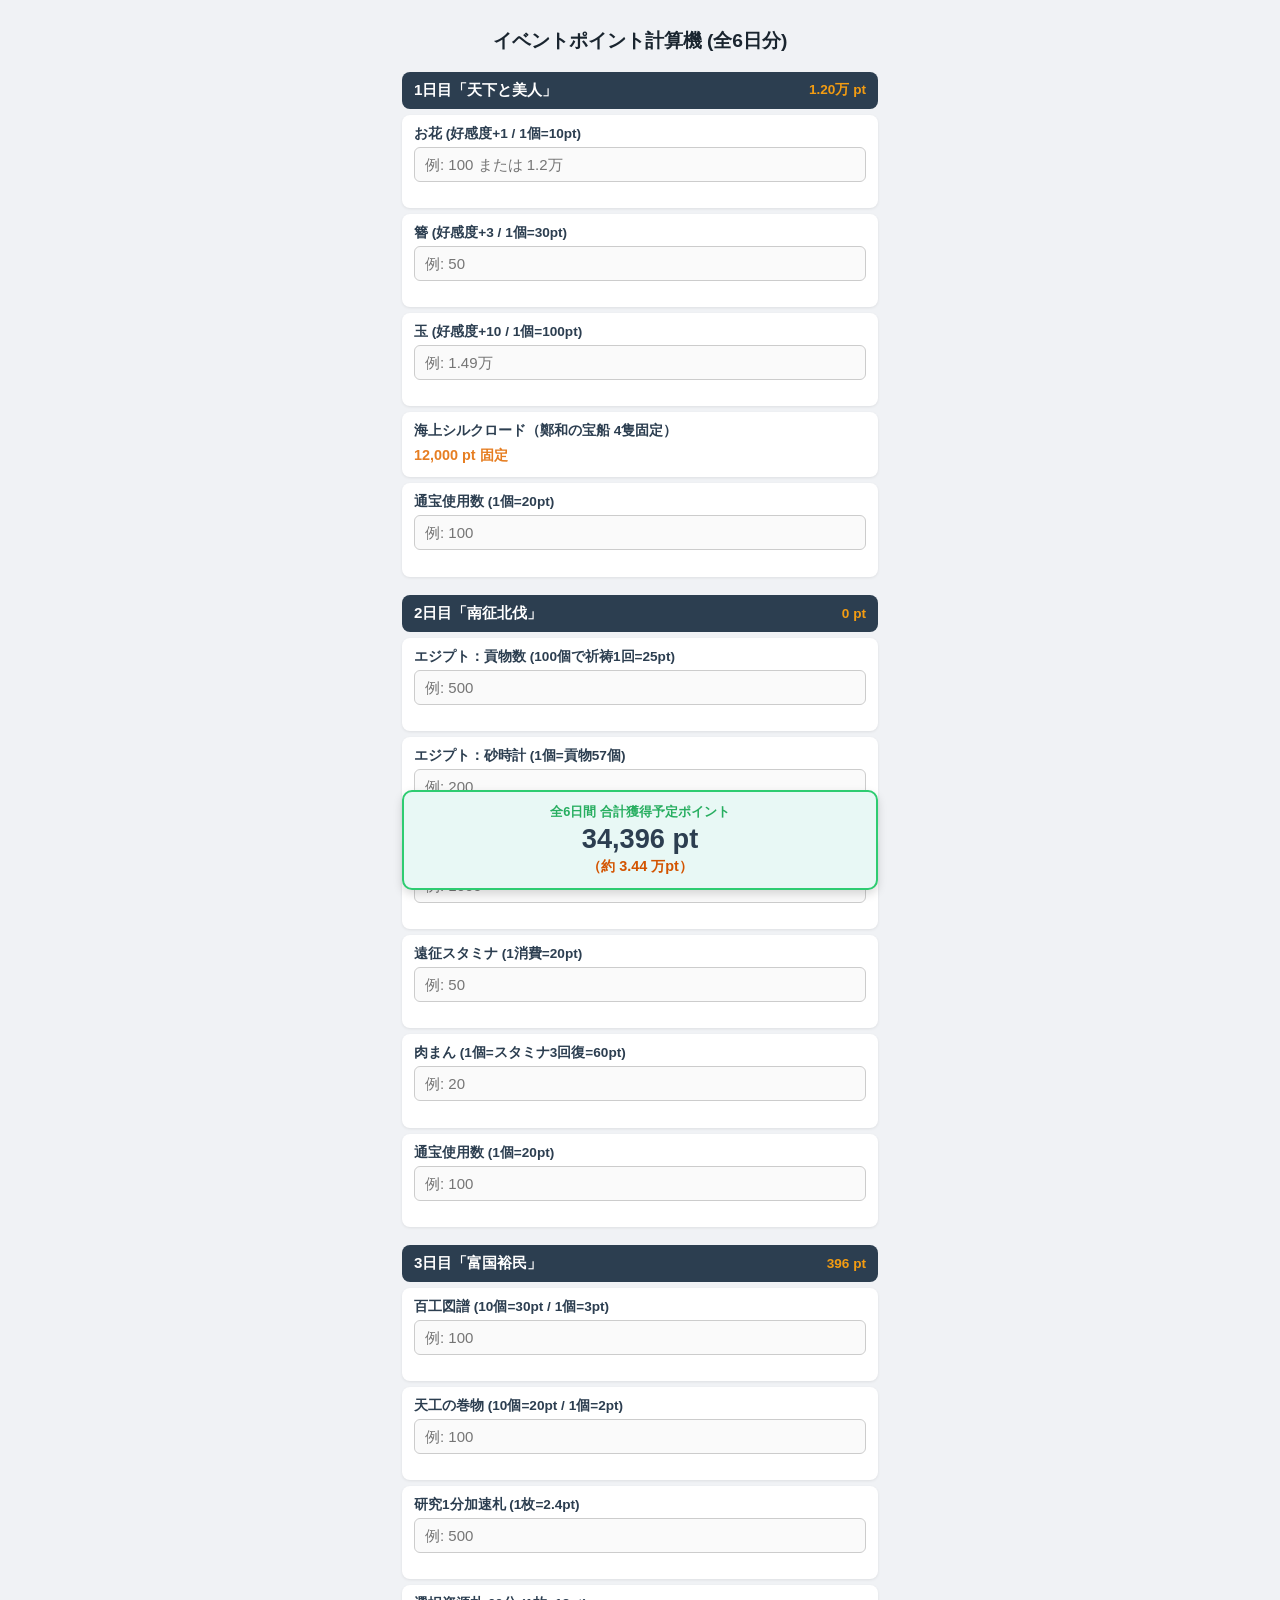
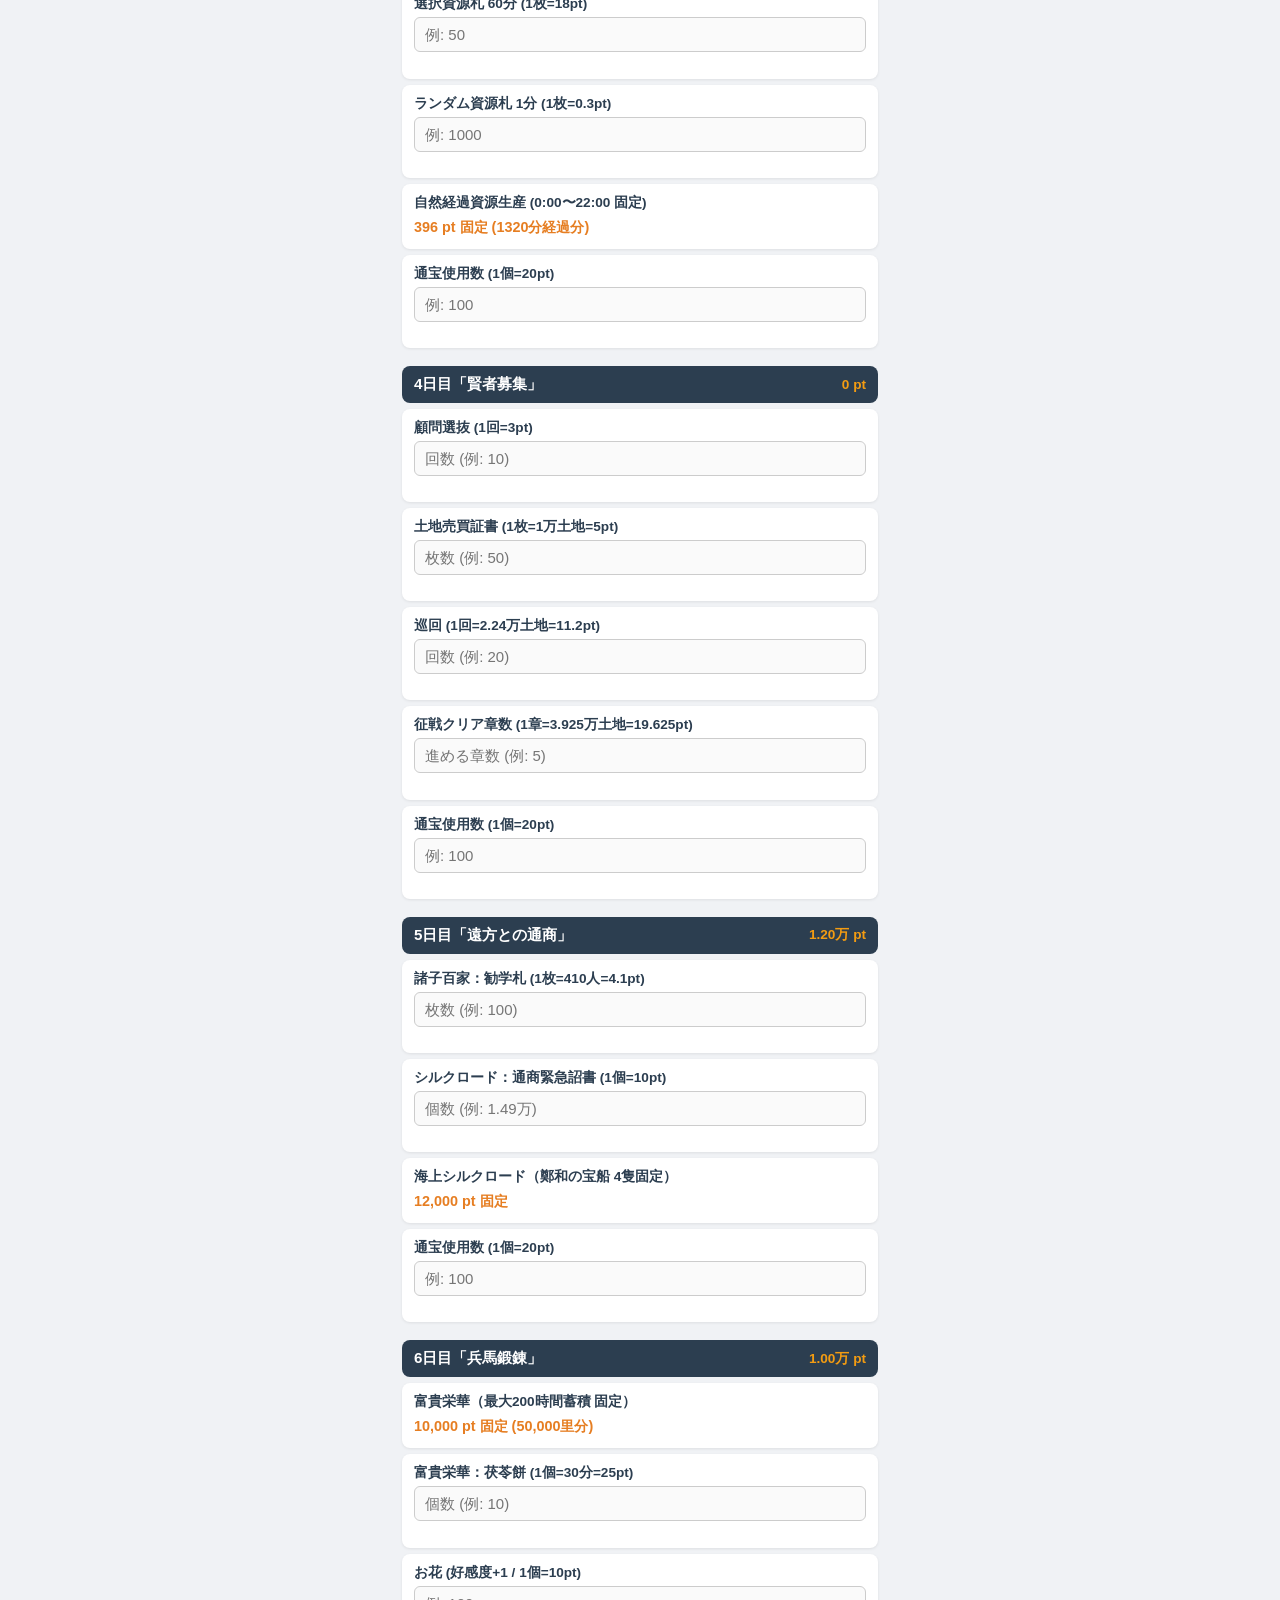
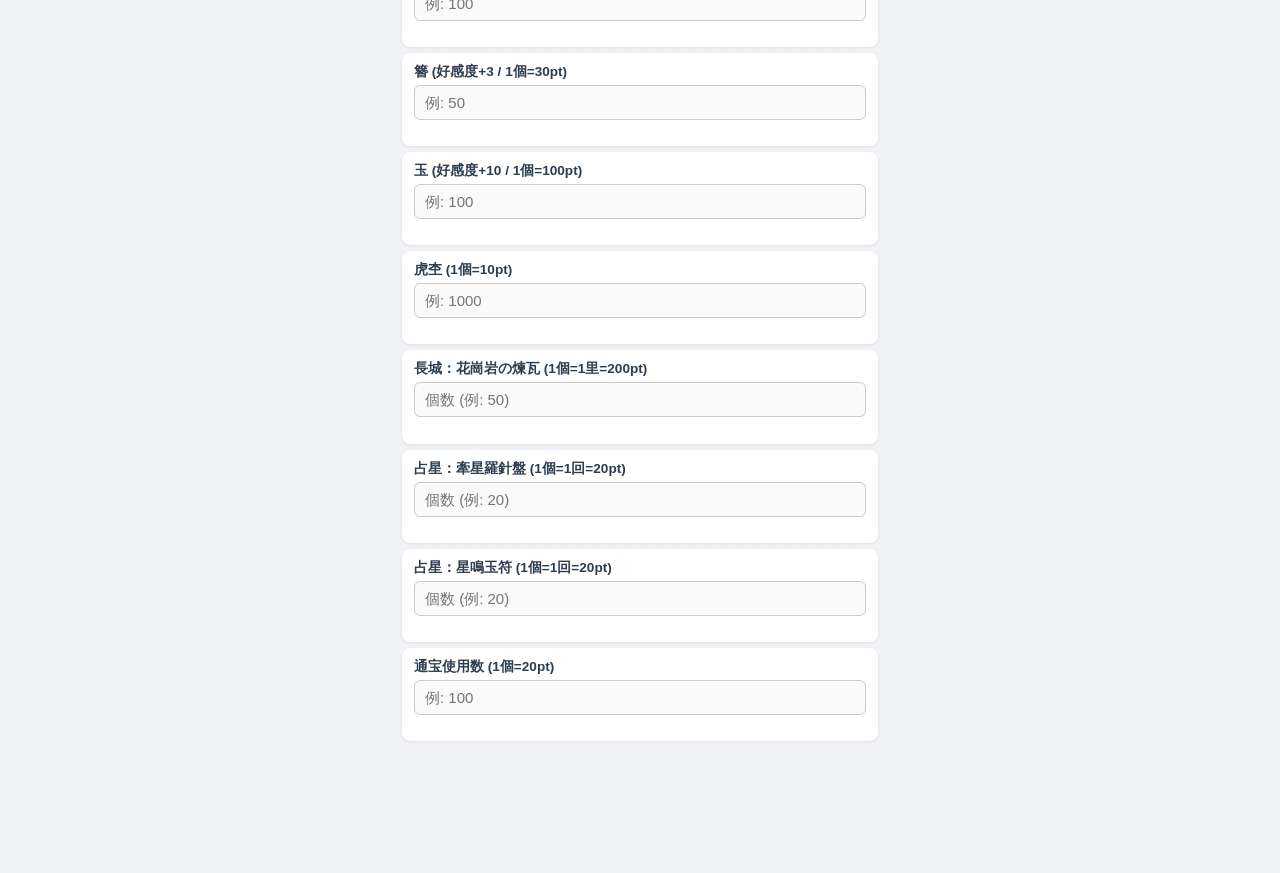
<file: 同盟対決ポイント計算.html>
<!DOCTYPE html>
<html lang="ja">
<head>
<meta charset="UTF-8">
<meta name="viewport" content="width=device-width, initial-scale=1.0">
<title>イベントポイント計算機 (全6日分)</title>
<style>
  body {
    font-family: -apple-system, BlinkMacSystemFont, "Segoe UI", Roboto, "Helvetica Neue", Arial, sans-serif;
    padding: 12px;
    background: #f0f2f5;
    color: #333;
    max-width: 500px;
    margin: 0 auto;
    box-sizing: border-box;
  }
  h2 {
    text-align: center;
    color: #1a252f;
    font-size: 1.2rem;
    margin-bottom: 12px;
  }
  .day-title {
    background: #2c3e50;
    color: #fff;
    padding: 8px 12px;
    border-radius: 8px;
    font-size: 0.95rem;
    font-weight: bold;
    margin-top: 18px;
    display: flex;
    justify-content: space-between;
    align-items: center;
  }
  .day-subtotal {
    font-size: 0.85rem;
    color: #f39c12;
    font-weight: bold;
  }
  .card {
    background: #fff;
    padding: 10px 12px;
    border-radius: 8px;
    margin-top: 6px;
    box-shadow: 0 1px 3px rgba(0,0,0,0.08);
  }
  label {
    font-weight: bold;
    display: block;
    margin-bottom: 4px;
    font-size: 0.85rem;
    color: #2c3e50;
  }
  input {
    width: 100%;
    padding: 8px 10px;
    font-size: 15px;
    border: 1px solid #ccc;
    border-radius: 6px;
    box-sizing: border-box;
    background: #fafafa;
  }
  input:focus {
    border-color: #3498db;
    outline: none;
    background: #fff;
  }
  .fixed-val {
    font-size: 0.9rem;
    color: #e67e22;
    font-weight: bold;
    padding: 2px 0;
  }
  .sub-preview {
    font-size: 0.75rem;
    color: #7f8c8d;
    margin-top: 3px;
    min-height: 1.1em;
  }
  .result-box {
    background: #e8f8f5;
    border: 2px solid #2ecc71;
    padding: 12px;
    border-radius: 10px;
    text-align: center;
    margin-top: 20px;
    position: sticky;
    bottom: 10px;
    box-shadow: 0 4px 10px rgba(0,0,0,0.15);
  }
  .result-title {
    font-size: 0.8rem;
    color: #27ae60;
    font-weight: bold;
  }
  .result-val {
    font-size: 1.7rem;
    font-weight: bold;
    color: #2c3e50;
    margin: 2px 0;
  }
  .result-man {
    font-size: 0.9rem;
    color: #d35400;
    font-weight: bold;
  }
</style>
</head>
<body>

<h2>イベントポイント計算機 (全6日分)</h2>

<!-- 1日目 -->
<div class="day-title">
  <span>1日目「天下と美人」</span>
  <span class="day-subtotal" id="d1_total_disp">1.2万 pt</span>
</div>

<div class="card">
  <label>お花 (好感度+1 / 1個=10pt)</label>
  <input type="text" id="d1_flower" placeholder="例: 100 または 1.2万" oninput="calc()">
  <div class="sub-preview" id="d1_flower-p"></div>
</div>

<div class="card">
  <label>簪 (好感度+3 / 1個=30pt)</label>
  <input type="text" id="d1_kanzashi" placeholder="例: 50" oninput="calc()">
  <div class="sub-preview" id="d1_kanzashi-p"></div>
</div>

<div class="card">
  <label>玉 (好感度+10 / 1個=100pt)</label>
  <input type="text" id="d1_gyoku" placeholder="例: 1.49万" oninput="calc()">
  <div class="sub-preview" id="d1_gyoku-p"></div>
</div>

<div class="card">
  <label>海上シルクロード（鄭和の宝船 4隻固定）</label>
  <div class="fixed-val">12,000 pt 固定</div>
</div>

<div class="card">
  <label>通宝使用数 (1個=20pt)</label>
  <input type="text" id="d1_tsubo" placeholder="例: 100" oninput="calc()">
  <div class="sub-preview" id="d1_tsubo-p"></div>
</div>

<!-- 2日目 -->
<div class="day-title">
  <span>2日目「南征北伐」</span>
  <span class="day-subtotal" id="d2_total_disp">0 pt</span>
</div>

<div class="card">
  <label>エジプト：貢物数 (100個で祈祷1回=25pt)</label>
  <input type="text" id="d2_trib" placeholder="例: 500" oninput="calc()">
  <div class="sub-preview" id="d2_trib-p"></div>
</div>

<div class="card">
  <label>エジプト：砂時計 (1個=貢物57個)</label>
  <input type="text" id="d2_sand" placeholder="例: 200" oninput="calc()">
  <div class="sub-preview" id="d2_sand-p"></div>
</div>

<div class="card">
  <label>虎杢 (1個=10pt)</label>
  <input type="text" id="d2_toramoku" placeholder="例: 1000" oninput="calc()">
  <div class="sub-preview" id="d2_toramoku-p"></div>
</div>

<div class="card">
  <label>遠征スタミナ (1消費=20pt)</label>
  <input type="text" id="d2_stamina" placeholder="例: 50" oninput="calc()">
  <div class="sub-preview" id="d2_stamina-p"></div>
</div>

<div class="card">
  <label>肉まん (1個=スタミナ3回復=60pt)</label>
  <input type="text" id="d2_nikuman" placeholder="例: 20" oninput="calc()">
  <div class="sub-preview" id="d2_nikuman-p"></div>
</div>

<div class="card">
  <label>通宝使用数 (1個=20pt)</label>
  <input type="text" id="d2_tsubo" placeholder="例: 100" oninput="calc()">
  <div class="sub-preview" id="d2_tsubo-p"></div>
</div>

<!-- 3日目 -->
<div class="day-title">
  <span>3日目「富国裕民」</span>
  <span class="day-subtotal" id="d3_total_disp">396 pt</span>
</div>

<div class="card">
  <label>百工図譜 (10個=30pt / 1個=3pt)</label>
  <input type="text" id="d3_hyakko" placeholder="例: 100" oninput="calc()">
  <div class="sub-preview" id="d3_hyakko-p"></div>
</div>

<div class="card">
  <label>天工の巻物 (10個=20pt / 1個=2pt)</label>
  <input type="text" id="d3_tenko" placeholder="例: 100" oninput="calc()">
  <div class="sub-preview" id="d3_tenko-p"></div>
</div>

<div class="card">
  <label>研究1分加速札 (1枚=2.4pt)</label>
  <input type="text" id="d3_res_acc" placeholder="例: 500" oninput="calc()">
  <div class="sub-preview" id="d3_res_acc-p"></div>
</div>

<div class="card">
  <label>選択資源札 60分 (1枚=18pt)</label>
  <input type="text" id="d3_res_card_60" placeholder="例: 50" oninput="calc()">
  <div class="sub-preview" id="d3_res_card_60-p"></div>
</div>

<div class="card">
  <label>ランダム資源札 1分 (1枚=0.3pt)</label>
  <input type="text" id="d3_res_card_1" placeholder="例: 1000" oninput="calc()">
  <div class="sub-preview" id="d3_res_card_1-p"></div>
</div>

<div class="card">
  <label>自然経過資源生産 (0:00〜22:00 固定)</label>
  <div class="fixed-val">396 pt 固定 (1320分経過分)</div>
</div>

<div class="card">
  <label>通宝使用数 (1個=20pt)</label>
  <input type="text" id="d3_tsubo" placeholder="例: 100" oninput="calc()">
  <div class="sub-preview" id="d3_tsubo-p"></div>
</div>

<!-- 4日目 -->
<div class="day-title">
  <span>4日目「賢者募集」</span>
  <span class="day-subtotal" id="d4_total_disp">0 pt</span>
</div>

<div class="card">
  <label>顧問選抜 (1回=3pt)</label>
  <input type="text" id="d4_advisor" placeholder="回数 (例: 10)" oninput="calc()">
  <div class="sub-preview" id="d4_advisor-p"></div>
</div>

<div class="card">
  <label>土地売買証書 (1枚=1万土地=5pt)</label>
  <input type="text" id="d4_land_cert" placeholder="枚数 (例: 50)" oninput="calc()">
  <div class="sub-preview" id="d4_land_cert-p"></div>
</div>

<div class="card">
  <label>巡回 (1回=2.24万土地=11.2pt)</label>
  <input type="text" id="d4_patrol" placeholder="回数 (例: 20)" oninput="calc()">
  <div class="sub-preview" id="d4_patrol-p"></div>
</div>

<div class="card">
  <label>征戦クリア章数 (1章=3.925万土地=19.625pt)</label>
  <input type="text" id="d4_conquest" placeholder="進める章数 (例: 5)" oninput="calc()">
  <div class="sub-preview" id="d4_conquest-p"></div>
</div>

<div class="card">
  <label>通宝使用数 (1個=20pt)</label>
  <input type="text" id="d4_tsubo" placeholder="例: 100" oninput="calc()">
  <div class="sub-preview" id="d4_tsubo-p"></div>
</div>

<!-- 5日目 -->
<div class="day-title">
  <span>5日目「遠方との通商」</span>
  <span class="day-subtotal" id="d5_total_disp">1.2万 pt</span>
</div>

<div class="card">
  <label>諸子百家：勧学札 (1枚=410人=4.1pt)</label>
  <input type="text" id="d5_kangaku" placeholder="枚数 (例: 100)" oninput="calc()">
  <div class="sub-preview" id="d5_kangaku-p"></div>
</div>

<div class="card">
  <label>シルクロード：通商緊急詔書 (1個=10pt)</label>
  <input type="text" id="d5_詔書" placeholder="個数 (例: 1.49万)" oninput="calc()">
  <div class="sub-preview" id="d5_詔書-p"></div>
</div>

<div class="card">
  <label>海上シルクロード（鄭和の宝船 4隻固定）</label>
  <div class="fixed-val">12,000 pt 固定</div>
</div>

<div class="card">
  <label>通宝使用数 (1個=20pt)</label>
  <input type="text" id="d5_tsubo" placeholder="例: 100" oninput="calc()">
  <div class="sub-preview" id="d5_tsubo-p"></div>
</div>

<!-- 6日目 -->
<div class="day-title">
  <span>6日目「兵馬鍛錬」</span>
  <span class="day-subtotal" id="d6_total_disp">1万 pt</span>
</div>

<div class="card">
  <label>富貴栄華（最大200時間蓄積 固定）</label>
  <div class="fixed-val">10,000 pt 固定 (50,000里分)</div>
</div>

<div class="card">
  <label>富貴栄華：茯苓餅 (1個=30分=25pt)</label>
  <input type="text" id="d6_fukuryo" placeholder="個数 (例: 10)" oninput="calc()">
  <div class="sub-preview" id="d6_fukuryo-p"></div>
</div>

<div class="card">
  <label>お花 (好感度+1 / 1個=10pt)</label>
  <input type="text" id="d6_flower" placeholder="例: 100" oninput="calc()">
  <div class="sub-preview" id="d6_flower-p"></div>
</div>

<div class="card">
  <label>簪 (好感度+3 / 1個=30pt)</label>
  <input type="text" id="d6_kanzashi" placeholder="例: 50" oninput="calc()">
  <div class="sub-preview" id="d6_kanzashi-p"></div>
</div>

<div class="card">
  <label>玉 (好感度+10 / 1個=100pt)</label>
  <input type="text" id="d6_gyoku" placeholder="例: 100" oninput="calc()">
  <div class="sub-preview" id="d6_gyoku-p"></div>
</div>

<div class="card">
  <label>虎杢 (1個=10pt)</label>
  <input type="text" id="d6_toramoku" placeholder="例: 1000" oninput="calc()">
  <div class="sub-preview" id="d6_toramoku-p"></div>
</div>

<div class="card">
  <label>長城：花崗岩の煉瓦 (1個=1里=200pt)</label>
  <input type="text" id="d6_brick" placeholder="個数 (例: 50)" oninput="calc()">
  <div class="sub-preview" id="d6_brick-p"></div>
</div>

<div class="card">
  <label>占星：牽星羅針盤 (1個=1回=20pt)</label>
  <input type="text" id="d6_compass" placeholder="個数 (例: 20)" oninput="calc()">
  <div class="sub-preview" id="d6_compass-p"></div>
</div>

<div class="card">
  <label>占星：星鳴玉符 (1個=1回=20pt)</label>
  <input type="text" id="d6_talisman" placeholder="個数 (例: 20)" oninput="calc()">
  <div class="sub-preview" id="d6_talisman-p"></div>
</div>

<div class="card">
  <label>通宝使用数 (1個=20pt)</label>
  <input type="text" id="d6_tsubo" placeholder="例: 100" oninput="calc()">
  <div class="sub-preview" id="d6_tsubo-p"></div>
</div>

<!-- 合計固定フッター -->
<div class="result-box">
  <div class="result-title">全6日間 合計獲得予定ポイント</div>
  <div class="result-val"><span id="total-pt">0</span> pt</div>
  <div class="result-man" id="total-man">（約 0 万pt）</div>
</div>

<script>
function parseNum(val) {
  if (!val) return 0;
  val = val.trim().replace(/,/g, '');
  if (val.endsWith('万')) {
    const num = parseFloat(val.replace('万', ''));
    return isNaN(num) ? 0 : Math.round(num * 10000);
  }
  const num = parseFloat(val);
  return isNaN(num) ? 0 : num;
}

function fmtDayPt(pt) {
  const floorPt = Math.floor(pt);
  if (floorPt >= 10000) {
    return `${(floorPt / 10000).toFixed(2)}万 pt`;
  }
  return `${floorPt.toLocaleString()} pt`;
}

function calc() {
  // --- 1日目 ---
  const d1_flowerN = parseNum(document.getElementById('d1_flower').value);
  const d1_flowerPt = d1_flowerN * 10;
  const d1_kanzashiN = parseNum(document.getElementById('d1_kanzashi').value);
  const d1_kanzashiPt = d1_kanzashiN * 30;
  const d1_gyokuN = parseNum(document.getElementById('d1_gyoku').value);
  const d1_gyokuPt = d1_gyokuN * 100;
  const d1_shipPt = 12000;
  const d1_tsuboN = parseNum(document.getElementById('d1_tsubo').value);
  const d1_tsuboPt = d1_tsuboN * 20;
  const d1_total = d1_flowerPt + d1_kanzashiPt + d1_gyokuPt + d1_shipPt + d1_tsuboPt;

  // --- 2日目 ---
  const d2_tribN = parseNum(document.getElementById('d2_trib').value);
  const d2_tribCount = Math.floor(d2_tribN / 100);
  const d2_tribPt = d2_tribCount * 25;
  const d2_sandN = parseNum(document.getElementById('d2_sand').value);
  const d2_sandTribTotal = d2_sandN * 57;
  const d2_sandCount = Math.floor(d2_sandTribTotal / 100);
  const d2_sandPt = d2_sandCount * 25;
  const d2_toramokuN = parseNum(document.getElementById('d2_toramoku').value);
  const d2_toramokuPt = d2_toramokuN * 10;
  const d2_staminaN = parseNum(document.getElementById('d2_stamina').value);
  const d2_staminaPt = d2_staminaN * 20;
  const d2_nikumanN = parseNum(document.getElementById('d2_nikuman').value);
  const d2_nikumanPt = d2_nikumanN * 3 * 20;
  const d2_tsuboN = parseNum(document.getElementById('d2_tsubo').value);
  const d2_tsuboPt = d2_tsuboN * 20;
  const d2_total = d2_tribPt + d2_sandPt + d2_toramokuPt + d2_staminaPt + d2_nikumanPt + d2_tsuboPt;

  // --- 3日目 ---
  const d3_hyakkoN = parseNum(document.getElementById('d3_hyakko').value);
  const d3_hyakkoPt = d3_hyakkoN * 3;
  const d3_tenkoN = parseNum(document.getElementById('d3_tenko').value);
  const d3_tenkoPt = d3_tenkoN * 2;
  const d3_resAccN = parseNum(document.getElementById('d3_res_acc').value);
  const d3_resAccPt = d3_resAccN * 2.4;
  const d3_res60N = parseNum(document.getElementById('d3_res_card_60').value);
  const d3_res60Pt = d3_res60N * 18;
  const d3_res1N = parseNum(document.getElementById('d3_res_card_1').value);
  const d3_res1Pt = d3_res1N * 0.3;
  const d3_fixedPt = 396;
  const d3_tsuboN = parseNum(document.getElementById('d3_tsubo').value);
  const d3_tsuboPt = d3_tsuboN * 20;
  const d3_total = d3_hyakkoPt + d3_tenkoPt + d3_resAccPt + d3_res60Pt + d3_res1Pt + d3_fixedPt + d3_tsuboPt;

  // --- 4日目 ---
  const d4_advisorN = parseNum(document.getElementById('d4_advisor').value);
  const d4_advisorPt = d4_advisorN * 3;
  const d4_landCertN = parseNum(document.getElementById('d4_land_cert').value);
  const d4_landCertPt = d4_landCertN * 5;
  const d4_patrolN = parseNum(document.getElementById('d4_patrol').value);
  const d4_patrolPt = d4_patrolN * 11.2;
  const d4_conquestN = parseNum(document.getElementById('d4_conquest').value);
  const d4_conquestPt = d4_conquestN * 19.625;
  const d4_tsuboN = parseNum(document.getElementById('d4_tsubo').value);
  const d4_tsuboPt = d4_tsuboN * 20;
  const d4_total = d4_advisorPt + d4_landCertPt + d4_patrolPt + d4_conquestPt + d4_tsuboPt;

  // --- 5日目 ---
  const d5_kangakuN = parseNum(document.getElementById('d5_kangaku').value);
  const d5_kangakuPt = d5_kangakuN * 4.1;
  const d5_詔書N = parseNum(document.getElementById('d5_詔書').value);
  const d5_詔書Pt = d5_詔書N * 10;
  const d5_shipPt = 12000;
  const d5_tsuboN = parseNum(document.getElementById('d5_tsubo').value);
  const d5_tsuboPt = d5_tsuboN * 20;
  const d5_total = d5_kangakuPt + d5_詔書Pt + d5_shipPt + d5_tsuboPt;

  // --- 6日目 ---
  const d6_fixedPt = 10000;
  const d6_fukuryoN = parseNum(document.getElementById('d6_fukuryo').value);
  const d6_fukuryoPt = d6_fukuryoN * 25;
  const d6_flowerN = parseNum(document.getElementById('d6_flower').value);
  const d6_flowerPt = d6_flowerN * 10;
  const d6_kanzashiN = parseNum(document.getElementById('d6_kanzashi').value);
  const d6_kanzashiPt = d6_kanzashiN * 30;
  const d6_gyokuN = parseNum(document.getElementById('d6_gyoku').value);
  const d6_gyokuPt = d6_gyokuN * 100;
  const d6_toramokuN = parseNum(document.getElementById('d6_toramoku').value);
  const d6_toramokuPt = d6_toramokuN * 10;
  const d6_brickN = parseNum(document.getElementById('d6_brick').value);
  const d6_brickPt = d6_brickN * 200;
  const d6_compassN = parseNum(document.getElementById('d6_compass').value);
  const d6_compassPt = d6_compassN * 20;
  const d6_talismanN = parseNum(document.getElementById('d6_talisman').value);
  const d6_talismanPt = d6_talismanN * 20;
  const d6_tsuboN = parseNum(document.getElementById('d6_tsubo').value);
  const d6_tsuboPt = d6_tsuboN * 20;
  const d6_total = d6_fixedPt + d6_fukuryoPt + d6_flowerPt + d6_kanzashiPt + d6_gyokuPt + d6_toramokuPt + d6_brickPt + d6_compassPt + d6_talismanPt + d6_tsuboPt;

  // --- 各日小計の表示更新 ---
  document.getElementById('d1_total_disp').innerText = fmtDayPt(d1_total);
  document.getElementById('d2_total_disp').innerText = fmtDayPt(d2_total);
  document.getElementById('d3_total_disp').innerText = fmtDayPt(d3_total);
  document.getElementById('d4_total_disp').innerText = fmtDayPt(d4_total);
  document.getElementById('d5_total_disp').innerText = fmtDayPt(d5_total);
  document.getElementById('d6_total_disp').innerText = fmtDayPt(d6_total);

  // --- プレビュー表示更新 ---
  document.getElementById('d1_flower-p').innerText = d1_flowerN ? `${d1_flowerN.toLocaleString()}個 ➔ ${d1_flowerPt.toLocaleString()} pt` : '';
  document.getElementById('d1_kanzashi-p').innerText = d1_kanzashiN ? `${d1_kanzashiN.toLocaleString()}個 ➔ ${d1_kanzashiPt.toLocaleString()} pt` : '';
  document.getElementById('d1_gyoku-p').innerText = d1_gyokuN ? `${d1_gyokuN.toLocaleString()}個 ➔ ${d1_gyokuPt.toLocaleString()} pt` : '';
  document.getElementById('d1_tsubo-p').innerText = d1_tsuboN ? `${d1_tsuboN.toLocaleString()}個 ➔ ${d1_tsuboPt.toLocaleString()} pt` : '';

  document.getElementById('d2_trib-p').innerText = d2_tribN ? `祈祷${d2_tribCount.toLocaleString()}回分 ➔ ${d2_tribPt.toLocaleString()} pt` : '';
  document.getElementById('d2_sand-p').innerText = d2_sandN ? `貢物${d2_sandTribTotal.toLocaleString()}個(祈祷${d2_sandCount.toLocaleString()}回分) ➔ ${d2_sandPt.toLocaleString()} pt` : '';
  document.getElementById('d2_toramoku-p').innerText = d2_toramokuN ? `${d2_toramokuN.toLocaleString()}個 ➔ ${d2_toramokuPt.toLocaleString()} pt` : '';
  document.getElementById('d2_stamina-p').innerText = d2_staminaN ? `${d2_staminaN.toLocaleString()} ➔ ${d2_staminaPt.toLocaleString()} pt` : '';
  document.getElementById('d2_nikuman-p').innerText = d2_nikumanN ? `スタミナ${(d2_nikumanN*3).toLocaleString()} ➔ ${d2_nikumanPt.toLocaleString()} pt` : '';
  document.getElementById('d2_tsubo-p').innerText = d2_tsuboN ? `${d2_tsuboN.toLocaleString()}個 ➔ ${d2_tsuboPt.toLocaleString()} pt` : '';

  document.getElementById('d3_hyakko-p').innerText = d3_hyakkoN ? `${d3_hyakkoN.toLocaleString()}個 ➔ ${d3_hyakkoPt.toLocaleString()} pt` : '';
  document.getElementById('d3_tenko-p').innerText = d3_tenkoN ? `${d3_tenkoN.toLocaleString()}個 ➔ ${d3_tenkoPt.toLocaleString()} pt` : '';
  document.getElementById('d3_res_acc-p').innerText = d3_resAccN ? `${d3_resAccN.toLocaleString()}分 ➔ ${d3_resAccPt.toFixed(1)} pt` : '';
  document.getElementById('d3_res_card_60-p').innerText = d3_res60N ? `${d3_res60N.toLocaleString()}枚 ➔ ${d3_res60Pt.toLocaleString()} pt` : '';
  document.getElementById('d3_res_card_1-p').innerText = d3_res1N ? `${d3_res1N.toLocaleString()}枚 ➔ ${d3_res1Pt.toFixed(1)} pt` : '';
  document.getElementById('d3_tsubo-p').innerText = d3_tsuboN ? `${d3_tsuboN.toLocaleString()}個 ➔ ${d3_tsuboPt.toLocaleString()} pt` : '';

  document.getElementById('d4_advisor-p').innerText = d4_advisorN ? `${d4_advisorN.toLocaleString()}回 ➔ ${d4_advisorPt.toLocaleString()} pt` : '';
  document.getElementById('d4_land_cert-p').innerText = d4_landCertN ? `${d4_landCertN.toLocaleString()}枚 ➔ ${d4_landCertPt.toLocaleString()} pt` : '';
  document.getElementById('d4_patrol-p').innerText = d4_patrolN ? `${d4_patrolN.toLocaleString()}回 ➔ ${d4_patrolPt.toFixed(1)} pt` : '';
  document.getElementById('d4_conquest-p').innerText = d4_conquestN ? `${d4_conquestN.toLocaleString()}章 ➔ ${d4_conquestPt.toFixed(2)} pt` : '';
  document.getElementById('d4_tsubo-p').innerText = d4_tsuboN ? `${d4_tsuboN.toLocaleString()}個 ➔ ${d4_tsuboPt.toLocaleString()} pt` : '';

  document.getElementById('d5_kangaku-p').innerText = d5_kangakuN ? `${d5_kangakuN.toLocaleString()}枚(育成${(d5_kangakuN*410).toLocaleString()}人) ➔ ${d5_kangakuPt.toFixed(1)} pt` : '';
  document.getElementById('d5_詔書-p').innerText = d5_詔書N ? `${d5_詔書N.toLocaleString()}個 ➔ ${d5_詔書Pt.toLocaleString()} pt` : '';
  document.getElementById('d5_tsubo-p').innerText = d5_tsuboN ? `${d5_tsuboN.toLocaleString()}個 ➔ ${d5_tsuboPt.toLocaleString()} pt` : '';

  document.getElementById('d6_fukuryo-p').innerText = d6_fukuryoN ? `${d6_fukuryoN.toLocaleString()}個 ➔ ${d6_fukuryoPt.toLocaleString()} pt` : '';
  document.getElementById('d6_flower-p').innerText = d6_flowerN ? `${d6_flowerN.toLocaleString()}個 ➔ ${d6_flowerPt.toLocaleString()} pt` : '';
  document.getElementById('d6_kanzashi-p').innerText = d6_kanzashiN ? `${d6_kanzashiN.toLocaleString()}個 ➔ ${d6_kanzashiPt.toLocaleString()} pt` : '';
  document.getElementById('d6_gyoku-p').innerText = d6_gyokuN ? `${d6_gyokuN.toLocaleString()}個 ➔ ${d6_gyokuPt.toLocaleString()} pt` : '';
  document.getElementById('d6_toramoku-p').innerText = d6_toramokuN ? `${d6_toramokuN.toLocaleString()}個 ➔ ${d6_toramokuPt.toLocaleString()} pt` : '';
  document.getElementById('d6_brick-p').innerText = d6_brickN ? `${d6_brickN.toLocaleString()}個 ➔ ${d6_brickPt.toLocaleString()} pt` : '';
  document.getElementById('d6_compass-p').innerText = d6_compassN ? `${d6_compassN.toLocaleString()}個 ➔ ${d6_compassPt.toLocaleString()} pt` : '';
  document.getElementById('d6_talisman-p').innerText = d6_talismanN ? `${d6_talismanN.toLocaleString()}個 ➔ ${d6_talismanPt.toLocaleString()} pt` : '';
  document.getElementById('d6_tsubo-p').innerText = d6_tsuboN ? `${d6_tsuboN.toLocaleString()}個 ➔ ${d6_tsuboPt.toLocaleString()} pt` : '';

  // --- 全体合計計算 ---
  const grandTotal = d1_total + d2_total + d3_total + d4_total + d5_total + d6_total;

  document.getElementById('total-pt').innerText = Math.floor(grandTotal).toLocaleString();
  document.getElementById('total-man').innerText = `（約 ${(grandTotal / 10000).toFixed(2)} 万pt）`;
}

// 初期計算実行
calc();
</script>

</body>
</html>
</file>
